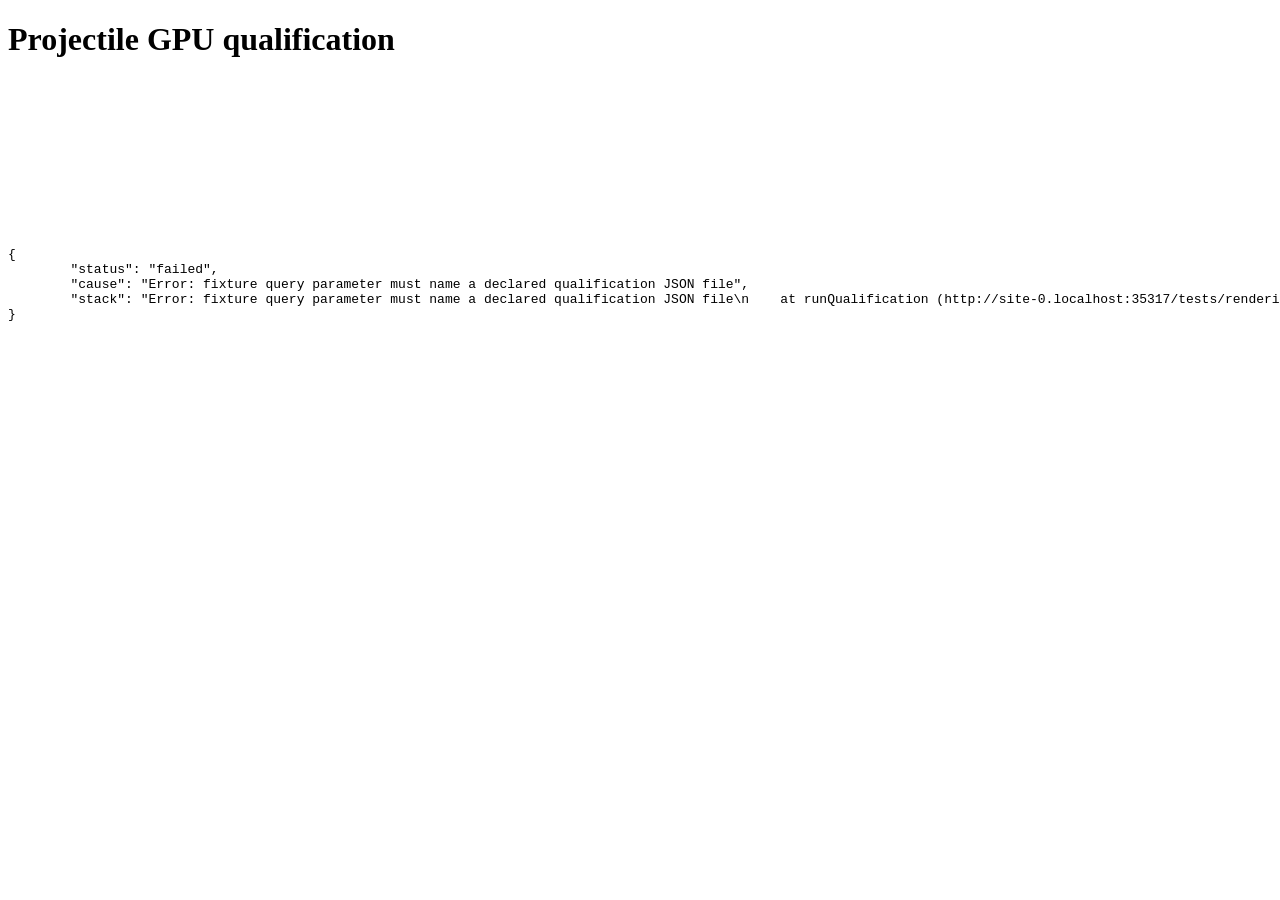
<file: tests/rendering/index.html>
<!doctype html>
<html lang="en">
<head>
  <meta charset="utf-8">
  <title>Potyczka projectile qualification</title>
  <script defer src="run.js"></script>
</head>
<body>
  <h1>Projectile GPU qualification</h1>
  <canvas id="render"></canvas>
  <pre id="result">Waiting for declared fixture</pre>
</body>
</html>
</file>
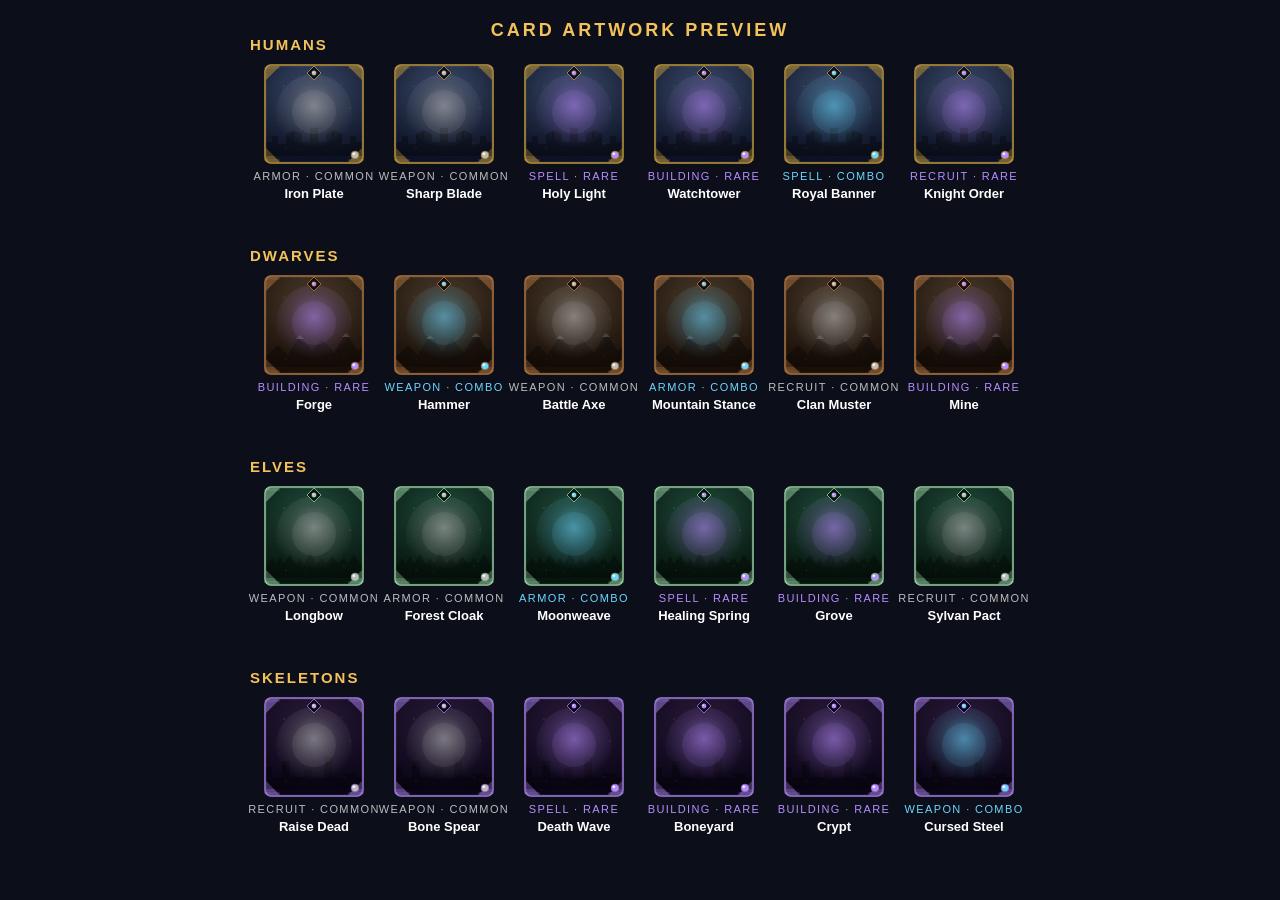
<file: tools/card-preview/preview.html>
<!doctype html><html><head><meta charset="utf-8"><style>
body{margin:0;background:#0c0f1a;display:flex;align-items:center;justify-content:center;min-height:100vh}
img{display:block}
</style></head><body><img id="preview" src="card_preview.svg"></body></html>
</file>
